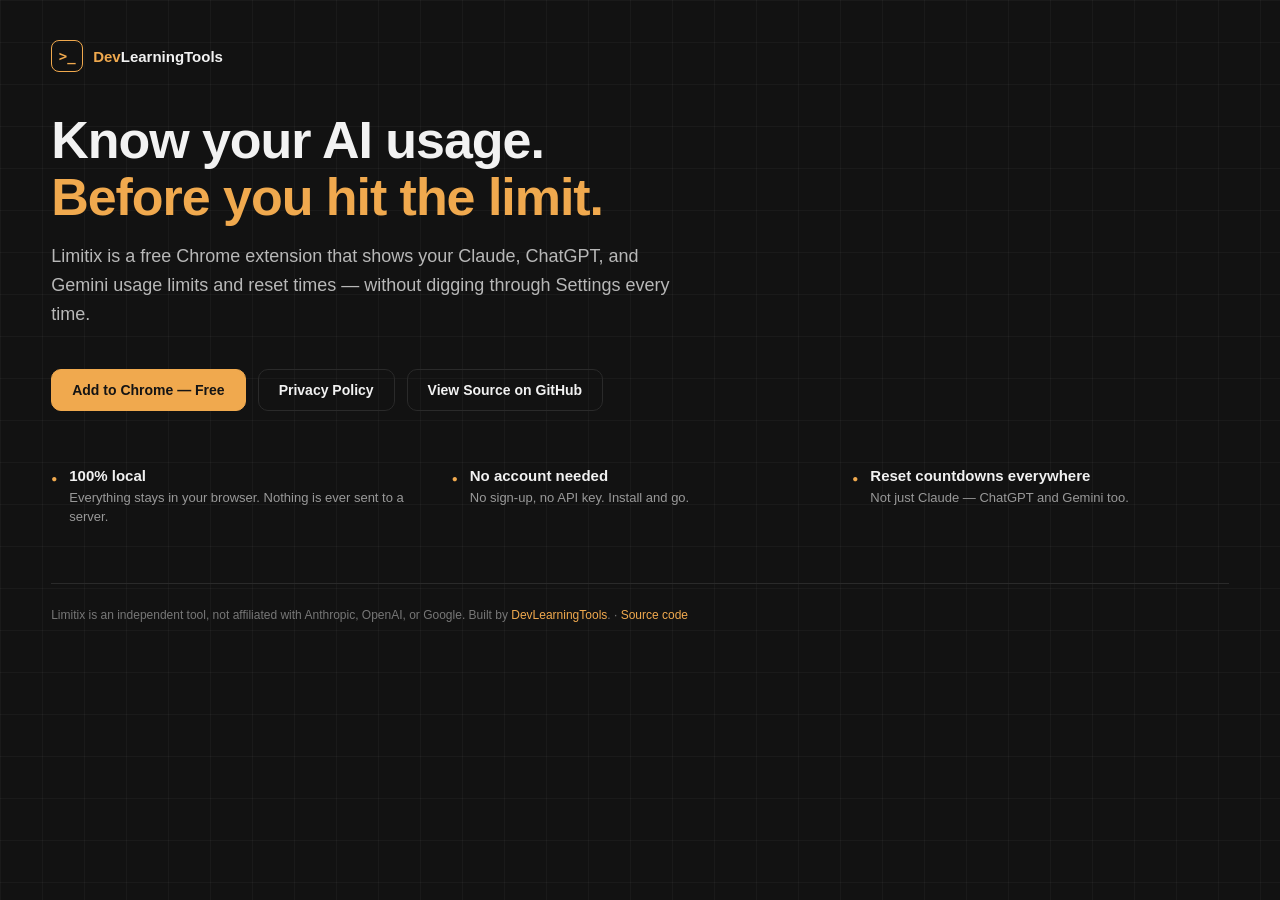
<file: web/index.html>
<!doctype html>
<html lang="en">
  <head>
    <meta charset="utf-8" />
    <meta name="viewport" content="width=device-width, initial-scale=1" />
    <link rel="icon" type="image/png" sizes="32x32" href="/favicon.png" />
    <link rel="icon" type="image/png" sizes="128x128" href="/favicon-128.png" />
    <title>Limitix — AI Usage Tracker for Claude, ChatGPT &amp; Gemini</title>
    <meta
      name="description"
      content="See your Claude, ChatGPT, and Gemini usage limits and reset times without digging through Settings. Free Chrome extension, 100% local, no account needed."
    />
    <link rel="canonical" href="https://limitix.devlearningtools.com/" />

    <meta property="og:type" content="website" />
    <meta property="og:url" content="https://limitix.devlearningtools.com/" />
    <meta property="og:title" content="Limitix — AI Usage Tracker for Claude, ChatGPT & Gemini" />
    <meta
      property="og:description"
      content="See your Claude, ChatGPT, and Gemini usage limits and reset times without digging through Settings. Free Chrome extension, 100% local, no account needed."
    />
    <meta property="og:image" content="https://limitix.devlearningtools.com/og-image.png" />
    <meta property="og:site_name" content="Limitix" />

    <meta name="twitter:card" content="summary_large_image" />
    <meta name="twitter:title" content="Limitix — AI Usage Tracker for Claude, ChatGPT & Gemini" />
    <meta
      name="twitter:description"
      content="See your Claude, ChatGPT, and Gemini usage limits and reset times without digging through Settings. Free Chrome extension, 100% local, no account needed."
    />
    <meta name="twitter:image" content="https://limitix.devlearningtools.com/og-image.png" />

    <script type="application/ld+json">
      {
        "@context": "https://schema.org",
        "@type": "SoftwareApplication",
        "name": "Limitix",
        "applicationCategory": "BrowserApplication",
        "operatingSystem": "Chrome",
        "description": "See your Claude, ChatGPT, and Gemini usage limits and reset times without digging through Settings. Free Chrome extension, 100% local, no account needed.",
        "url": "https://limitix.devlearningtools.com/",
        "offers": {
          "@type": "Offer",
          "price": "0",
          "priceCurrency": "USD"
        },
        "author": {
          "@type": "Organization",
          "name": "DevLearningTools",
          "url": "https://devlearningtools.com"
        }
      }
    </script>

    <link rel="stylesheet" href="styles.css" />
  </head>
  <body>
    <div class="bg-grid"></div>

    <main class="wrap">
      <div class="logo-row">
        <span class="logo-mark">&gt;_</span>
        <span class="logo-word"><span class="accent">Dev</span>LearningTools</span>
      </div>

      <h1>Know your AI usage.<br /><span class="accent">Before you hit the limit.</span></h1>
      <p class="lede">
        Limitix is a free Chrome extension that shows your Claude, ChatGPT,
        and Gemini usage limits and reset times — without digging through
        Settings every time.
      </p>

      <div class="goodbye-actions" style="margin: 32px 0 56px;">
        <a class="goodbye-btn primary" href="https://chromewebstore.google.com/detail/fcmhoecdjngdmohcoknbljnkcoldjggh" target="_blank" rel="noopener" id="installLink">Add to Chrome — Free</a>
        <a class="goodbye-btn" href="/privacy">Privacy Policy</a>
        <a class="goodbye-btn" href="https://github.com/devlearningtools/limitix" target="_blank" rel="noopener">View Source on GitHub</a>
      </div>

      <section class="features">
        <div class="feature">
          <span class="feature-icon">&#9679;</span>
          <div>
            <h3>100% local</h3>
            <p>Everything stays in your browser. Nothing is ever sent to a server.</p>
          </div>
        </div>
        <div class="feature">
          <span class="feature-icon">&#9679;</span>
          <div>
            <h3>No account needed</h3>
            <p>No sign-up, no API key. Install and go.</p>
          </div>
        </div>
        <div class="feature">
          <span class="feature-icon">&#9679;</span>
          <div>
            <h3>Reset countdowns everywhere</h3>
            <p>Not just Claude — ChatGPT and Gemini too.</p>
          </div>
        </div>
      </section>

      <footer>
        Limitix is an independent tool, not affiliated with Anthropic, OpenAI,
        or Google. Built by
        <a href="https://devlearningtools.com" target="_blank" rel="noopener">DevLearningTools</a>.
        &middot;
        <a href="https://github.com/devlearningtools/limitix" target="_blank" rel="noopener">Source code</a>
      </footer>
    </main>

    <style>
      .goodbye-actions {
        display: flex;
        flex-wrap: wrap;
        gap: 12px;
      }
      .goodbye-btn {
        display: inline-block;
        padding: 12px 20px;
        border-radius: 10px;
        border: 1px solid #2a2a2a;
        color: #f2f2f2;
        text-decoration: none;
        font-size: 14px;
        font-weight: 600;
      }
      .goodbye-btn:hover {
        border-color: #f0a94e;
        color: #f0a94e;
      }
      .goodbye-btn.primary {
        background: #f0a94e;
        border-color: #f0a94e;
        color: #141414;
      }
      .goodbye-btn.primary:hover {
        color: #141414;
        opacity: 0.9;
      }
    </style>

  </body>
</html>
</file>
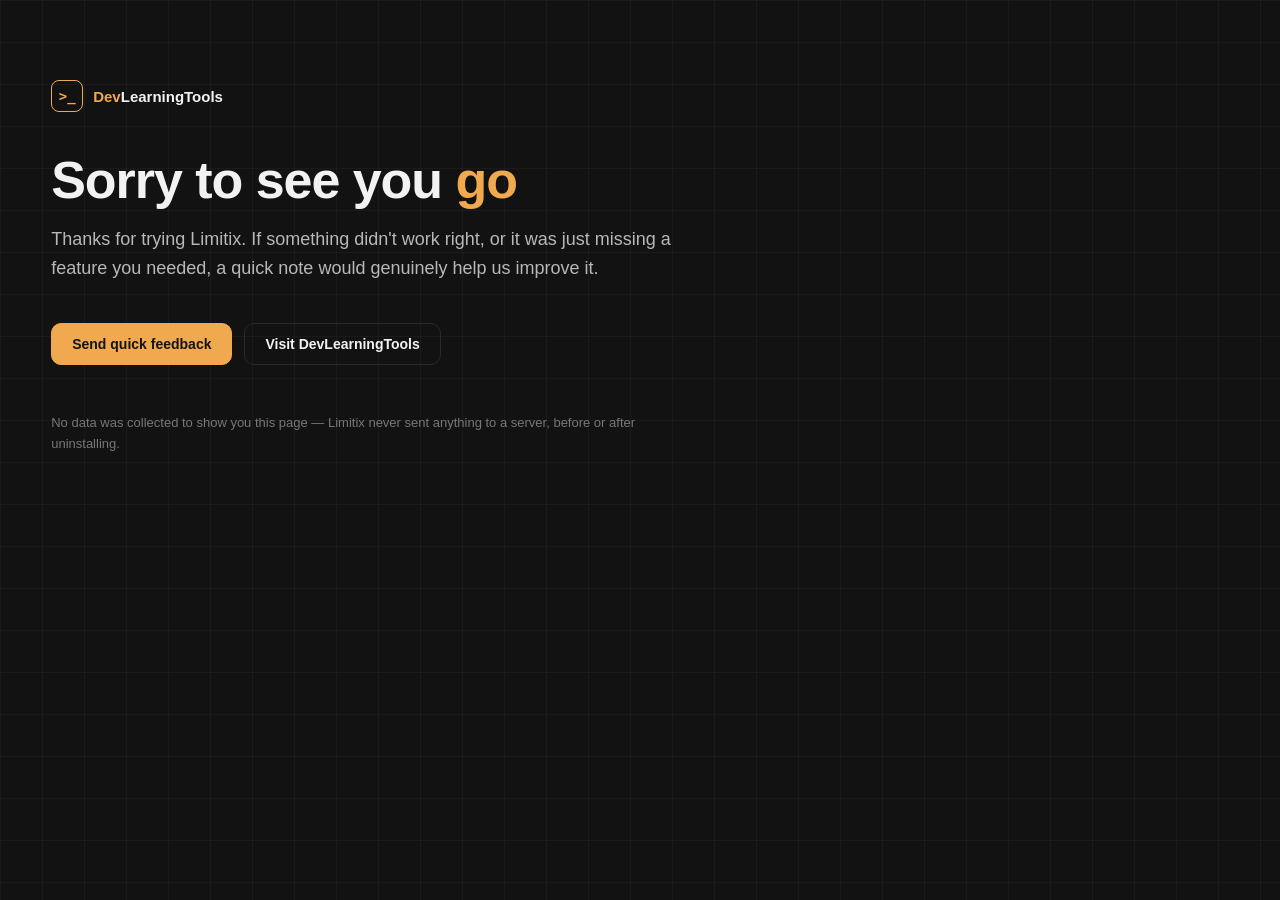
<file: web/goodbye/index.html>
<!doctype html>
<html lang="en">
  <head>
    <meta charset="utf-8" />
    <meta name="viewport" content="width=device-width, initial-scale=1" />
    <link rel="icon" type="image/png" sizes="32x32" href="/favicon.png" />
    <link rel="icon" type="image/png" sizes="128x128" href="/favicon-128.png" />
    <title>Sorry to see you go — Limitix</title>
    <link rel="stylesheet" href="../styles.css" />
    <style>
      .goodbye-wrap {
        padding-top: 80px;
      }
      .goodbye-actions {
        display: flex;
        flex-wrap: wrap;
        gap: 12px;
        margin: 32px 0 48px;
      }
      .goodbye-btn {
        display: inline-block;
        padding: 12px 20px;
        border-radius: 10px;
        border: 1px solid #2a2a2a;
        color: #f2f2f2;
        text-decoration: none;
        font-size: 14px;
        font-weight: 600;
      }
      .goodbye-btn:hover {
        border-color: #f0a94e;
        color: #f0a94e;
      }
      .goodbye-btn.primary {
        background: #f0a94e;
        border-color: #f0a94e;
        color: #141414;
      }
      .goodbye-btn.primary:hover {
        color: #141414;
        opacity: 0.9;
      }
    </style>
  </head>
  <body>
    <div class="bg-grid"></div>
    <main class="wrap goodbye-wrap">
      <div class="logo-row">
        <span class="logo-mark">&gt;_</span>
        <span class="logo-word"><span class="accent">Dev</span>LearningTools</span>
      </div>

      <h1>Sorry to see you <span class="accent">go</span></h1>
      <p class="lede">
        Thanks for trying Limitix. If something didn't work right, or it was
        just missing a feature you needed, a quick note would genuinely help
        us improve it.
      </p>

      <div class="goodbye-actions">
        <a
          class="goodbye-btn primary"
          href="mailto:contactus@devlearningtools.com?subject=Limitix%20feedback"
        >
          Send quick feedback
        </a>
        <a class="goodbye-btn" href="https://devlearningtools.com" target="_blank" rel="noopener">
          Visit DevLearningTools
        </a>
      </div>

      <p class="lede" style="font-size: 13px; color: #777;">
        No data was collected to show you this page — Limitix never sent
        anything to a server, before or after uninstalling.
      </p>
    </main>
  </body>
</html>
</file>
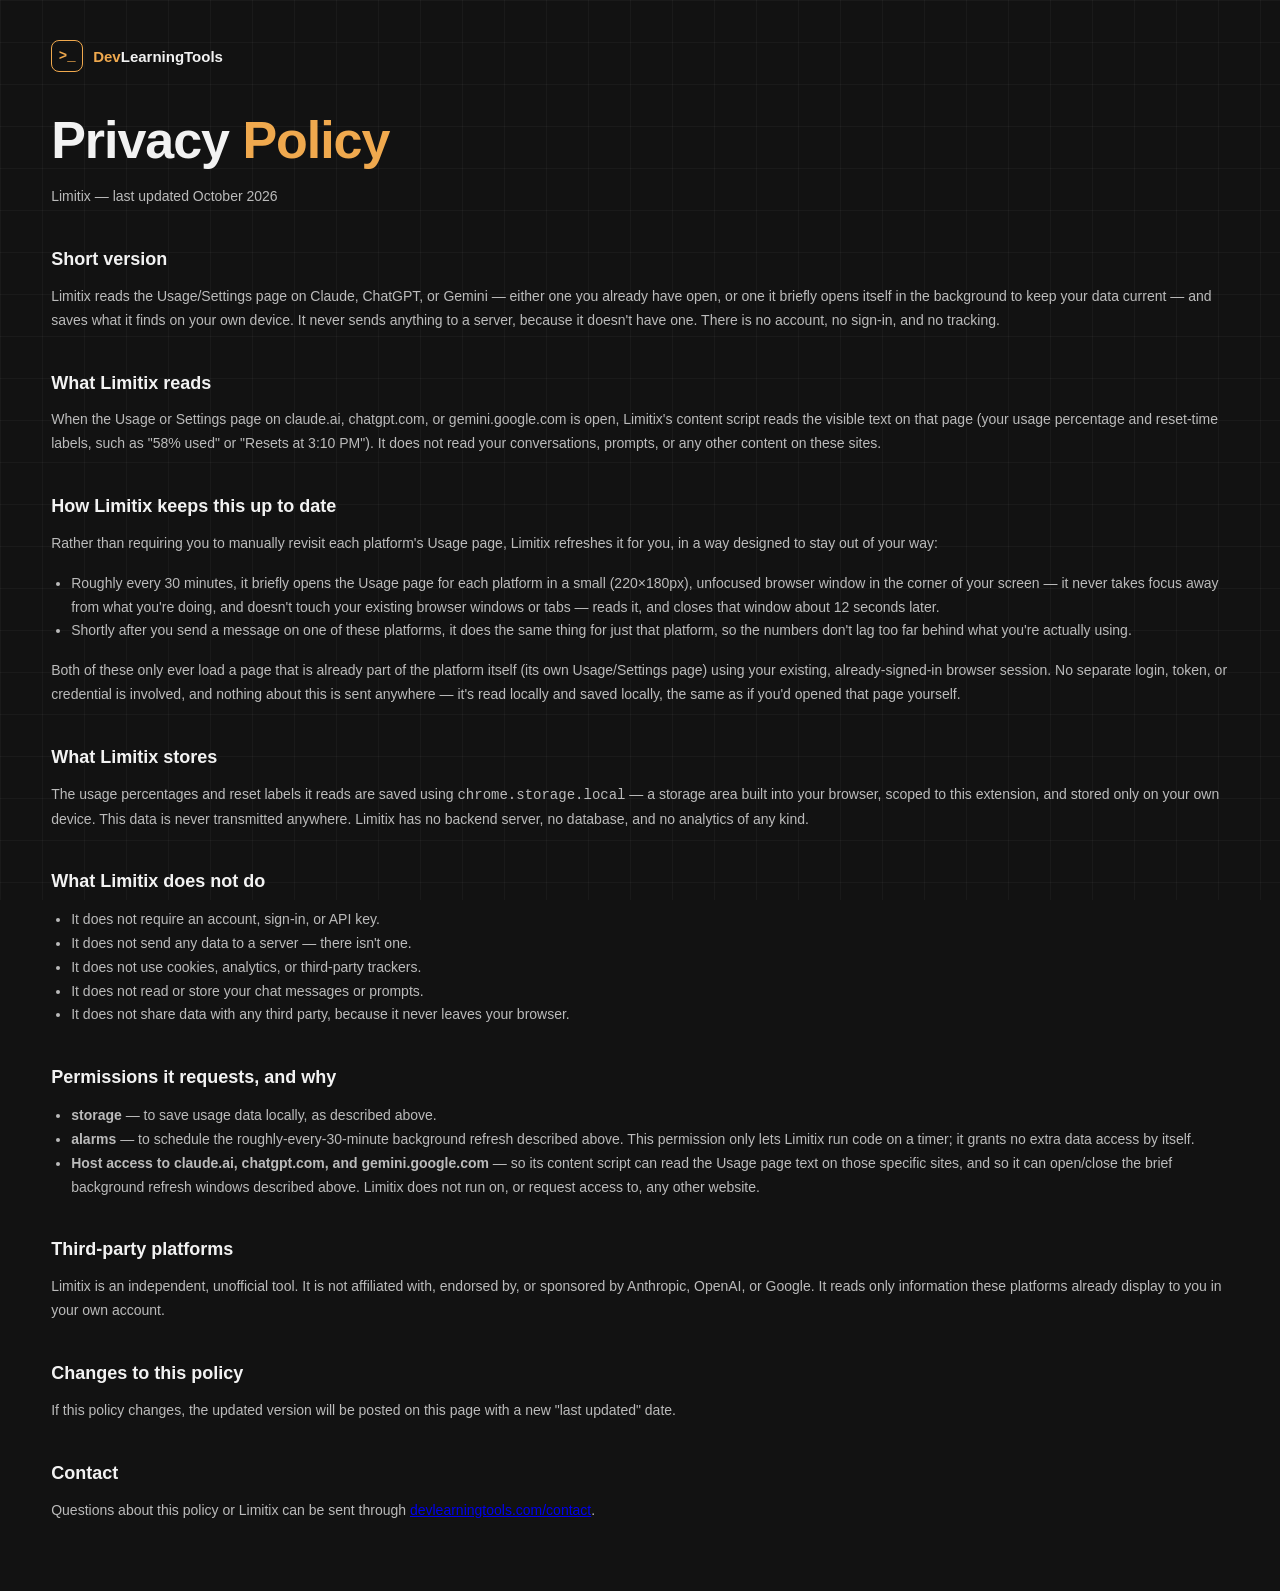
<file: web/privacy/index.html>
<!doctype html>
<html lang="en">
  <head>
    <meta charset="utf-8" />
    <meta name="viewport" content="width=device-width, initial-scale=1" />
    <link rel="icon" type="image/png" sizes="32x32" href="/favicon.png" />
    <link rel="icon" type="image/png" sizes="128x128" href="/favicon-128.png" />
    <title>Limitix — Privacy Policy</title>
    <meta name="description" content="Limitix's privacy policy: 100% local, no account needed, nothing ever sent to a server." />
    <link rel="canonical" href="https://limitix.devlearningtools.com/privacy" />
    <meta property="og:type" content="website" />
    <meta property="og:url" content="https://limitix.devlearningtools.com/privacy" />
    <meta property="og:title" content="Limitix — Privacy Policy" />
    <meta property="og:description" content="Limitix's privacy policy: 100% local, no account needed, nothing ever sent to a server." />
    <meta property="og:image" content="https://limitix.devlearningtools.com/og-image.png" />
    <link rel="stylesheet" href="../styles.css" />
    <style>
      .legal h2 {
        margin-top: 40px;
        font-size: 18px;
      }
      .legal p,
      .legal li {
        color: #bbb;
        line-height: 1.7;
        font-size: 14px;
      }
      .legal ul {
        padding-left: 20px;
      }
      .updated {
        color: #777;
        font-size: 12px;
        margin-bottom: 40px;
      }
    </style>
  </head>
  <body>
    <div class="bg-grid"></div>
    <main class="wrap legal">
      <div class="logo-row">
        <span class="logo-mark">&gt;_</span>
        <span class="logo-word"><span class="accent">Dev</span>LearningTools</span>
      </div>

      <h1>Privacy <span class="accent">Policy</span></h1>
      <p class="updated">Limitix — last updated October 2026</p>

      <h2>Short version</h2>
      <p>
        Limitix reads the Usage/Settings page on Claude, ChatGPT, or
        Gemini — either one you already have open, or one it briefly opens
        itself in the background to keep your data current — and saves
        what it finds on your own device. It never sends anything to a
        server, because it doesn't have one. There is no account, no
        sign-in, and no tracking.
      </p>

      <h2>What Limitix reads</h2>
      <p>
        When the Usage or Settings page on claude.ai, chatgpt.com, or
        gemini.google.com is open, Limitix's content script reads the
        visible text on that page (your usage percentage and reset-time
        labels, such as "58% used" or "Resets at 3:10 PM"). It does not
        read your conversations, prompts, or any other content on these
        sites.
      </p>

      <h2>How Limitix keeps this up to date</h2>
      <p>
        Rather than requiring you to manually revisit each platform's Usage
        page, Limitix refreshes it for you, in a way designed to stay out of
        your way:
      </p>
      <ul>
        <li>
          Roughly every 30 minutes, it briefly opens the Usage page for
          each platform in a small (220×180px), unfocused browser window in
          the corner of your screen — it never takes focus away from what
          you're doing, and doesn't touch your existing browser windows or
          tabs — reads it, and closes that window about 12 seconds later.
        </li>
        <li>
          Shortly after you send a message on one of these platforms, it
          does the same thing for just that platform, so the numbers don't
          lag too far behind what you're actually using.
        </li>
      </ul>
      <p>
        Both of these only ever load a page that is already part of the
        platform itself (its own Usage/Settings page) using your existing,
        already-signed-in browser session. No separate login, token, or
        credential is involved, and nothing about this is sent anywhere —
        it's read locally and saved locally, the same as if you'd opened
        that page yourself.
      </p>

      <h2>What Limitix stores</h2>
      <p>
        The usage percentages and reset labels it reads are saved using
        <code>chrome.storage.local</code> — a storage area built into your
        browser, scoped to this extension, and stored only on your own
        device. This data is never transmitted anywhere. Limitix has no
        backend server, no database, and no analytics of any kind.
      </p>

      <h2>What Limitix does not do</h2>
      <ul>
        <li>It does not require an account, sign-in, or API key.</li>
        <li>It does not send any data to a server — there isn't one.</li>
        <li>It does not use cookies, analytics, or third-party trackers.</li>
        <li>It does not read or store your chat messages or prompts.</li>
        <li>It does not share data with any third party, because it never leaves your browser.</li>
      </ul>

      <h2>Permissions it requests, and why</h2>
      <ul>
        <li><strong>storage</strong> — to save usage data locally, as described above.</li>
        <li>
          <strong>alarms</strong> — to schedule the roughly-every-30-minute
          background refresh described above. This permission only lets
          Limitix run code on a timer; it grants no extra data access by
          itself.
        </li>
        <li>
          <strong>Host access to claude.ai, chatgpt.com, and gemini.google.com</strong>
          — so its content script can read the Usage page text on those
          specific sites, and so it can open/close the brief background
          refresh windows described above. Limitix does not run on, or
          request access to, any other website.
        </li>
      </ul>

      <h2>Third-party platforms</h2>
      <p>
        Limitix is an independent, unofficial tool. It is not affiliated
        with, endorsed by, or sponsored by Anthropic, OpenAI, or Google. It
        reads only information these platforms already display to you in
        your own account.
      </p>

      <h2>Changes to this policy</h2>
      <p>
        If this policy changes, the updated version will be posted on this
        page with a new "last updated" date.
      </p>

      <h2>Contact</h2>
      <p>
        Questions about this policy or Limitix can be sent through
        <a href="https://devlearningtools.com/contact" target="_blank" rel="noopener">devlearningtools.com/contact</a>.
      </p>
    </main>
  </body>
</html>
</file>
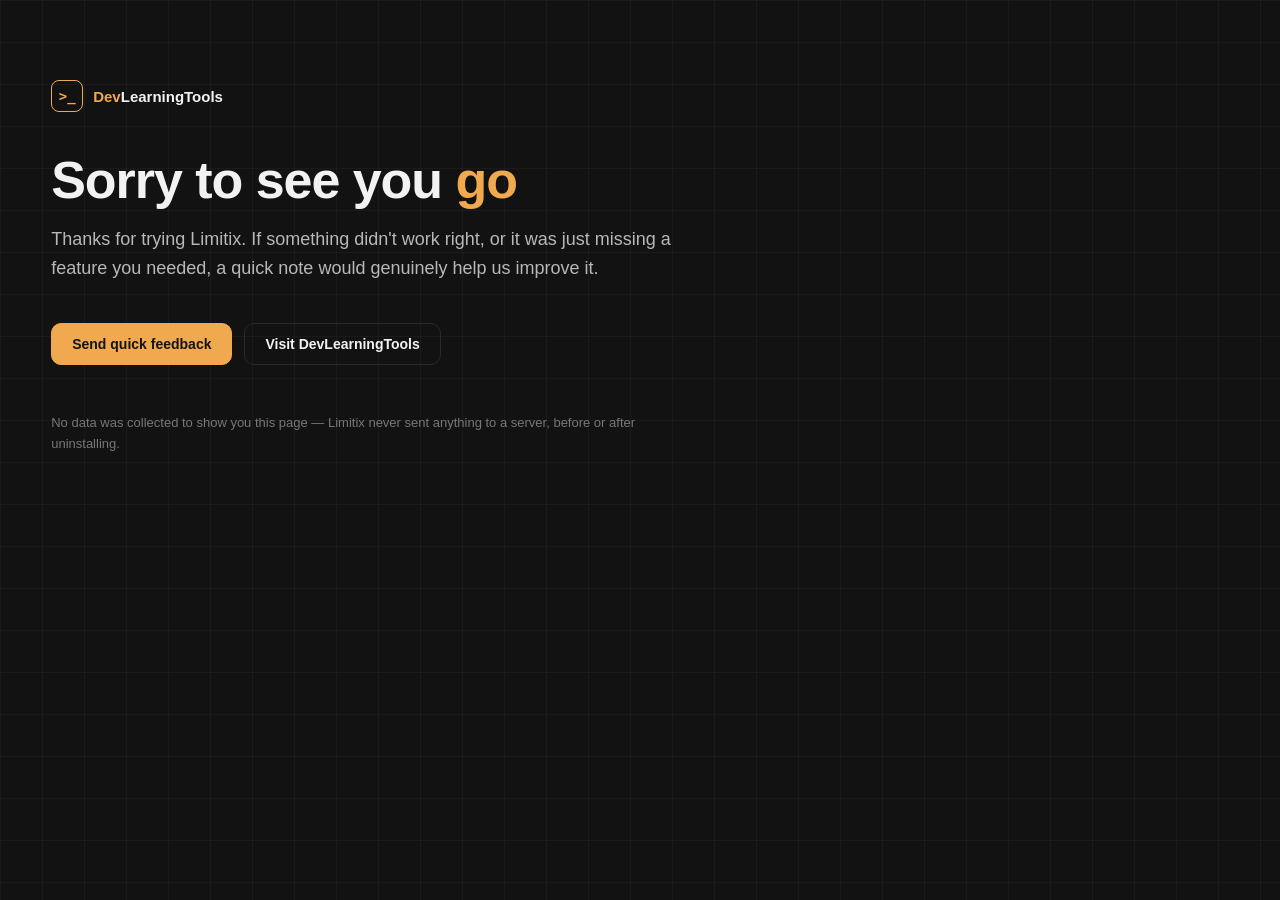
<file: goodbye/goodbye.html>
<!doctype html>
<html lang="en">
  <head>
    <meta charset="utf-8" />
    <meta name="viewport" content="width=device-width, initial-scale=1" />
    <title>Sorry to see you go — Limitix</title>
    <link rel="stylesheet" href="../onboarding/welcome.css" />
    <style>
      .goodbye-wrap {
        padding-top: 80px;
      }
      .goodbye-actions {
        display: flex;
        flex-wrap: wrap;
        gap: 12px;
        margin: 32px 0 48px;
      }
      .goodbye-btn {
        display: inline-block;
        padding: 12px 20px;
        border-radius: 10px;
        border: 1px solid #2a2a2a;
        color: #f2f2f2;
        text-decoration: none;
        font-size: 14px;
        font-weight: 600;
      }
      .goodbye-btn:hover {
        border-color: #f0a94e;
        color: #f0a94e;
      }
      .goodbye-btn.primary {
        background: #f0a94e;
        border-color: #f0a94e;
        color: #141414;
      }
      .goodbye-btn.primary:hover {
        color: #141414;
        opacity: 0.9;
      }
    </style>
  </head>
  <body>
    <div class="bg-grid"></div>
    <main class="wrap goodbye-wrap">
      <div class="logo-row">
        <span class="logo-mark">&gt;_</span>
        <span class="logo-word"><span class="accent">Dev</span>LearningTools</span>
      </div>

      <h1>Sorry to see you <span class="accent">go</span></h1>
      <p class="lede">
        Thanks for trying Limitix. If something didn't work right, or it was
        just missing a feature you needed, a quick note would genuinely help
        us improve it.
      </p>

      <div class="goodbye-actions">
        <a
          class="goodbye-btn primary"
          href="mailto:contactus@devlearningtools.com?subject=Limitix%20feedback"
        >
          Send quick feedback
        </a>
        <a class="goodbye-btn" href="https://devlearningtools.com" target="_blank" rel="noopener">
          Visit DevLearningTools
        </a>
      </div>

      <p class="lede" style="font-size: 13px; color: #777;">
        No data was collected to show you this page — Limitix never sent
        anything to a server, before or after uninstalling.
      </p>
    </main>
  </body>
</html>
</file>
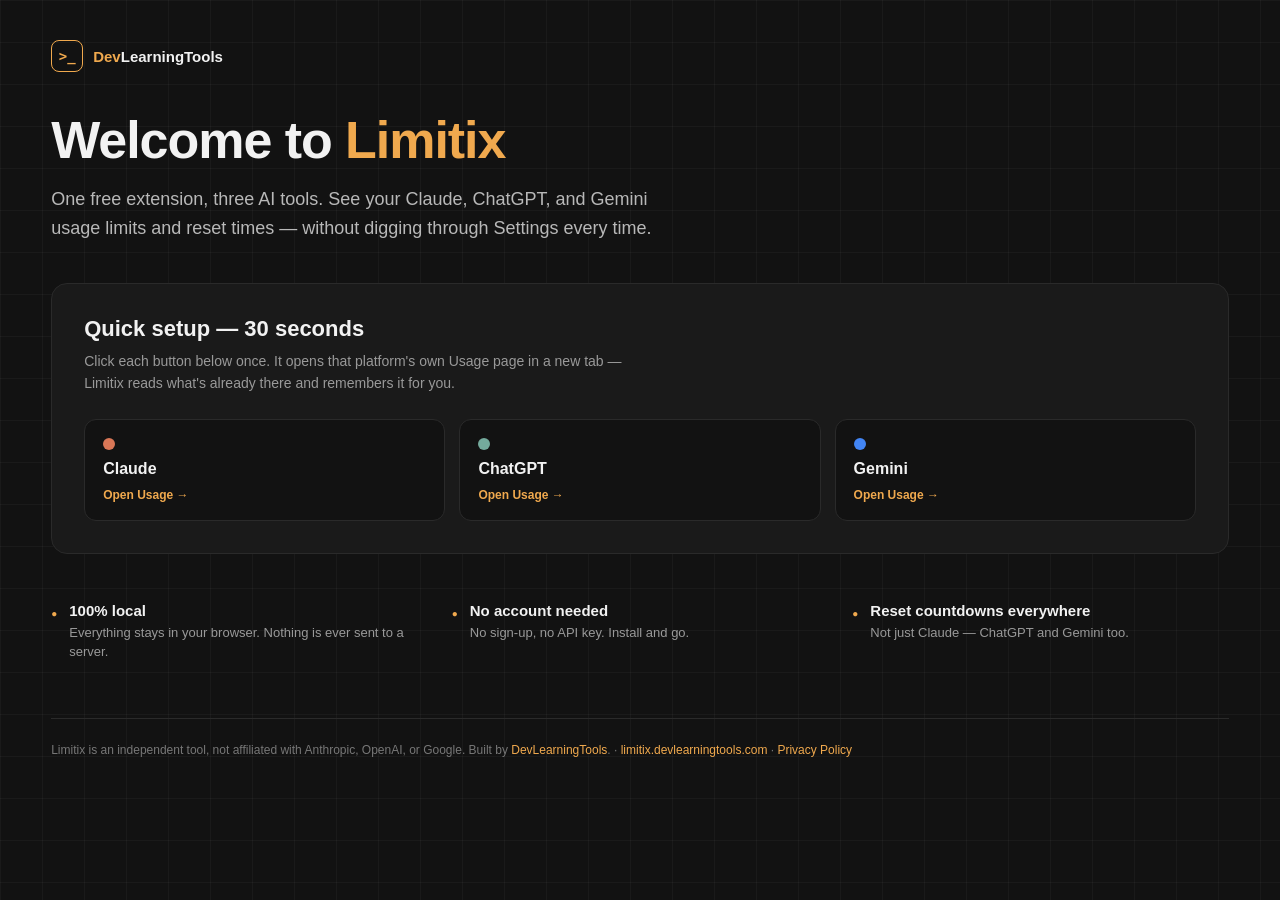
<file: onboarding/welcome.html>
<!doctype html>
<html lang="en">
  <head>
    <meta charset="utf-8" />
    <meta name="viewport" content="width=device-width, initial-scale=1" />
    <title>Welcome to Limitix</title>
    <link rel="stylesheet" href="welcome.css" />
  </head>
  <body>
    <div class="bg-grid"></div>

    <main class="wrap">
      <div class="logo-row">
        <span class="logo-mark">&gt;_</span>
        <span class="logo-word"><span class="accent">Dev</span>LearningTools</span>
      </div>

      <h1>Welcome to <span class="accent">Limitix</span></h1>
      <p class="lede">
        One free extension, three AI tools. See your Claude, ChatGPT, and
        Gemini usage limits and reset times — without digging through
        Settings every time.
      </p>

      <section class="setup-card">
        <h2>Quick setup — 30 seconds</h2>
        <p class="setup-sub">
          Click each button below once. It opens that platform's own Usage
          page in a new tab — Limitix reads what's already there and
          remembers it for you.
        </p>

        <div class="platform-grid">
          <button class="platform-btn" data-platform="claude" data-url="https://claude.ai/new#settings/usage">
            <span class="platform-dot claude"></span>
            <span class="platform-name">Claude</span>
            <span class="platform-action">Open Usage &rarr;</span>
          </button>

          <button class="platform-btn" data-platform="chatgpt" data-url="https://chatgpt.com/settings/usage?tab=overview">
            <span class="platform-dot chatgpt"></span>
            <span class="platform-name">ChatGPT</span>
            <span class="platform-action">Open Usage &rarr;</span>
          </button>

          <button class="platform-btn" data-platform="gemini" data-url="https://gemini.google.com/usage">
            <span class="platform-dot gemini"></span>
            <span class="platform-name">Gemini</span>
            <span class="platform-action">Open Usage &rarr;</span>
          </button>
        </div>
      </section>

      <section class="features">
        <div class="feature">
          <span class="feature-icon">&#9679;</span>
          <div>
            <h3>100% local</h3>
            <p>Everything stays in your browser. Nothing is ever sent to a server.</p>
          </div>
        </div>
        <div class="feature">
          <span class="feature-icon">&#9679;</span>
          <div>
            <h3>No account needed</h3>
            <p>No sign-up, no API key. Install and go.</p>
          </div>
        </div>
        <div class="feature">
          <span class="feature-icon">&#9679;</span>
          <div>
            <h3>Reset countdowns everywhere</h3>
            <p>Not just Claude — ChatGPT and Gemini too.</p>
          </div>
        </div>
      </section>

      <footer>
        Limitix is an independent tool, not affiliated with Anthropic, OpenAI,
        or Google. Built by
        <a href="https://devlearningtools.com" target="_blank" rel="noopener">DevLearningTools</a>.
        &middot;
        <a href="https://limitix.devlearningtools.com" target="_blank" rel="noopener">limitix.devlearningtools.com</a>
        &middot;
        <a href="https://limitix.devlearningtools.com/privacy" target="_blank" rel="noopener">Privacy Policy</a>
      </footer>
    </main>

    <script src="../shared/storage.js"></script>
    <script src="welcome.js"></script>
  </body>
</html>
</file>
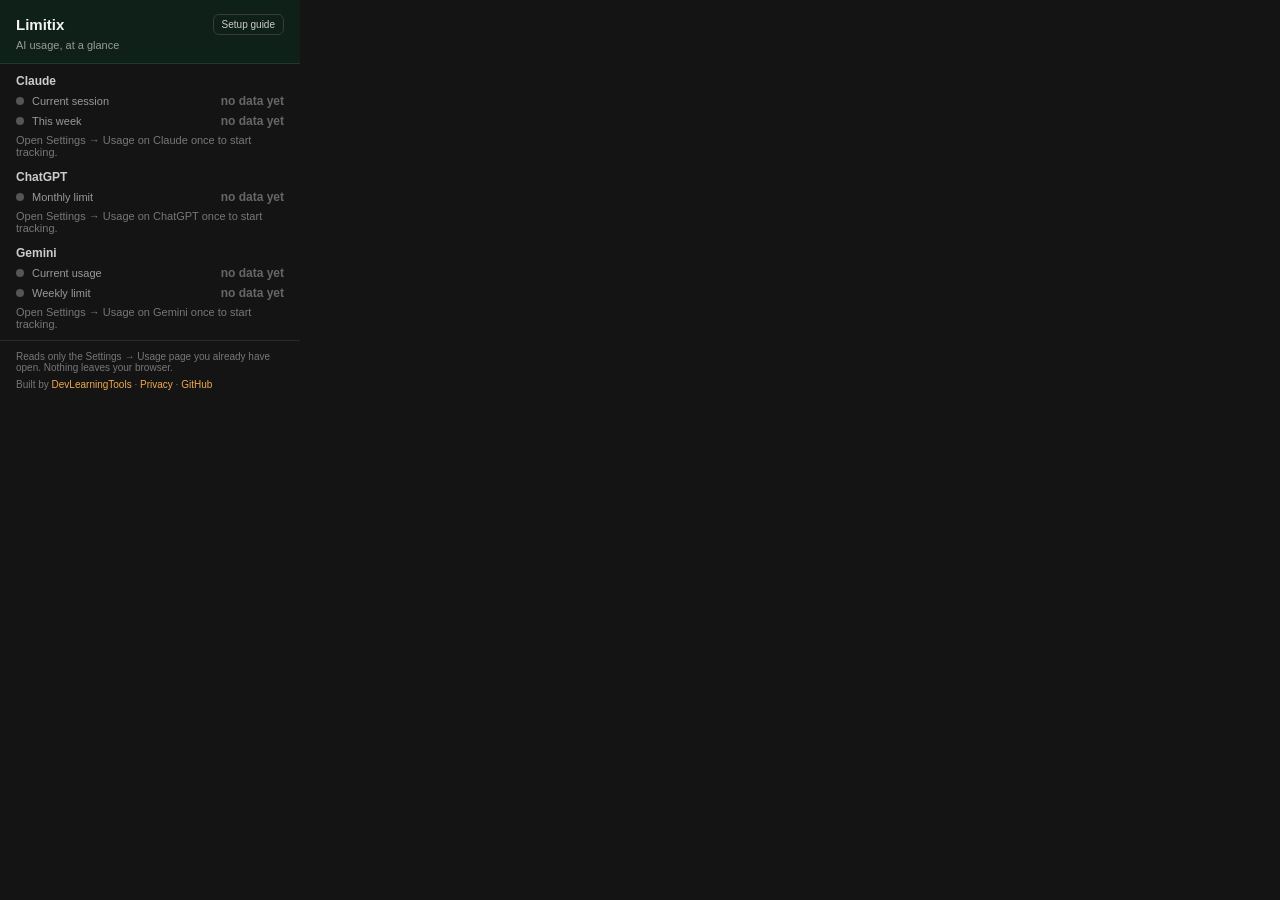
<file: popup/popup.html>
<!doctype html>
<html>
  <head>
    <meta charset="utf-8" />
    <title>Limitix</title>
    <link rel="stylesheet" href="popup.css" />
  </head>
  <body>
    <header>
      <div class="header-top">
        <a href="https://limitix.devlearningtools.com" target="_blank" rel="noopener" class="title-link">
          <span class="title">Limitix</span>
        </a>
        <button id="guideBtn" class="guide-btn" type="button">Setup guide</button>
      </div>
      <span class="subtitle">AI usage, at a glance</span>
    </header>

    <main id="platforms"></main>

    <footer>
      <p>
        Reads only the Settings &rarr; Usage page you already have open.
        Nothing leaves your browser.
      </p>
      <p class="built-by">
        Built by
        <a href="https://devlearningtools.com" target="_blank" rel="noopener">DevLearningTools</a>
        &middot;
        <a href="#" id="privacyLink">Privacy</a>
        &middot;
        <a href="https://github.com/devlearningtools/limitix" target="_blank" rel="noopener">GitHub</a>
      </p>
    </footer>

    <script src="../shared/storage.js"></script>
    <script src="popup.js"></script>
  </body>
</html>
</file>
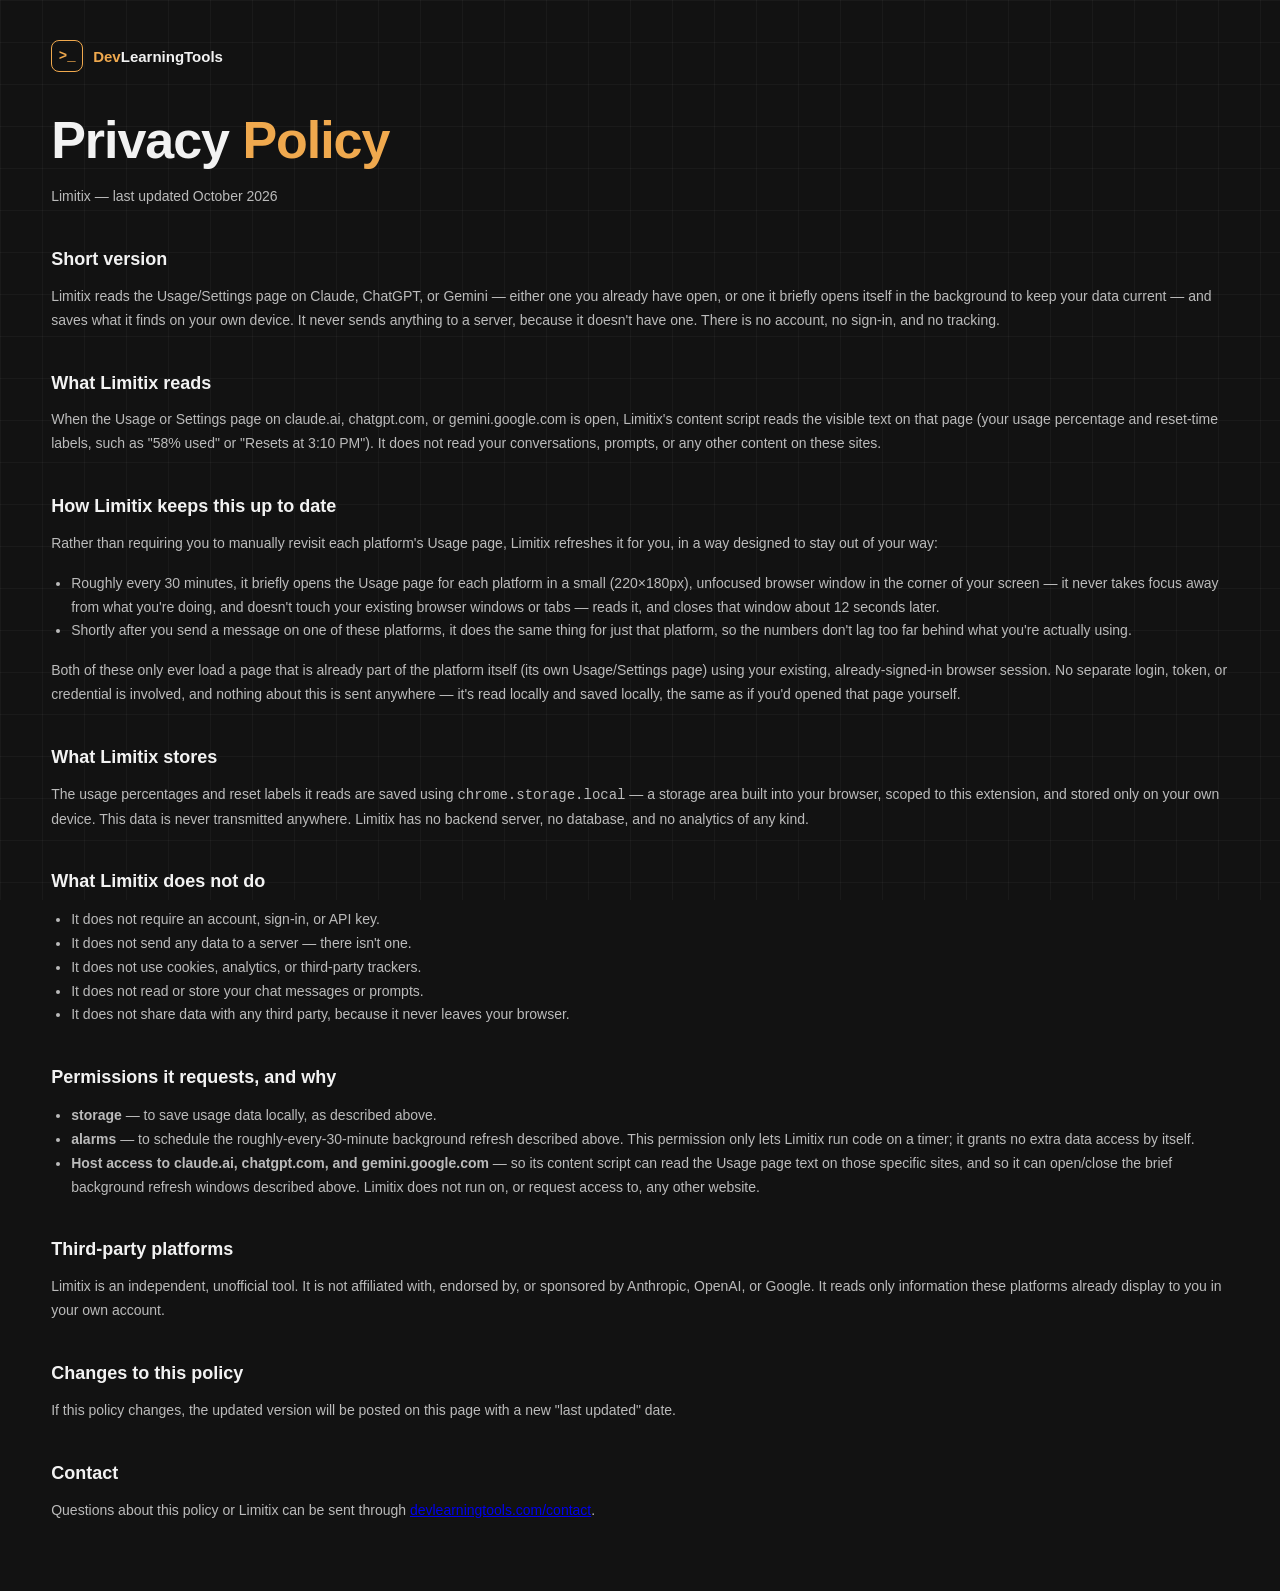
<file: privacy/privacy.html>
<!doctype html>
<html lang="en">
  <head>
    <meta charset="utf-8" />
    <meta name="viewport" content="width=device-width, initial-scale=1" />
    <title>Limitix — Privacy Policy</title>
    <link rel="stylesheet" href="../onboarding/welcome.css" />
    <style>
      .legal h2 {
        margin-top: 40px;
        font-size: 18px;
      }
      .legal p,
      .legal li {
        color: #bbb;
        line-height: 1.7;
        font-size: 14px;
      }
      .legal ul {
        padding-left: 20px;
      }
      .updated {
        color: #777;
        font-size: 12px;
        margin-bottom: 40px;
      }
    </style>
  </head>
  <body>
    <div class="bg-grid"></div>
    <main class="wrap legal">
      <div class="logo-row">
        <span class="logo-mark">&gt;_</span>
        <span class="logo-word"><span class="accent">Dev</span>LearningTools</span>
      </div>

      <h1>Privacy <span class="accent">Policy</span></h1>
      <p class="updated">Limitix — last updated October 2026</p>

      <h2>Short version</h2>
      <p>
        Limitix reads the Usage/Settings page on Claude, ChatGPT, or
        Gemini — either one you already have open, or one it briefly opens
        itself in the background to keep your data current — and saves
        what it finds on your own device. It never sends anything to a
        server, because it doesn't have one. There is no account, no
        sign-in, and no tracking.
      </p>

      <h2>What Limitix reads</h2>
      <p>
        When the Usage or Settings page on claude.ai, chatgpt.com, or
        gemini.google.com is open, Limitix's content script reads the
        visible text on that page (your usage percentage and reset-time
        labels, such as "58% used" or "Resets at 3:10 PM"). It does not
        read your conversations, prompts, or any other content on these
        sites.
      </p>

      <h2>How Limitix keeps this up to date</h2>
      <p>
        Rather than requiring you to manually revisit each platform's Usage
        page, Limitix refreshes it for you, in a way designed to stay out of
        your way:
      </p>
      <ul>
        <li>
          Roughly every 30 minutes, it briefly opens the Usage page for
          each platform in a small (220×180px), unfocused browser window in
          the corner of your screen — it never takes focus away from what
          you're doing, and doesn't touch your existing browser windows or
          tabs — reads it, and closes that window about 12 seconds later.
        </li>
        <li>
          Shortly after you send a message on one of these platforms, it
          does the same thing for just that platform, so the numbers don't
          lag too far behind what you're actually using.
        </li>
      </ul>
      <p>
        Both of these only ever load a page that is already part of the
        platform itself (its own Usage/Settings page) using your existing,
        already-signed-in browser session. No separate login, token, or
        credential is involved, and nothing about this is sent anywhere —
        it's read locally and saved locally, the same as if you'd opened
        that page yourself.
      </p>

      <h2>What Limitix stores</h2>
      <p>
        The usage percentages and reset labels it reads are saved using
        <code>chrome.storage.local</code> — a storage area built into your
        browser, scoped to this extension, and stored only on your own
        device. This data is never transmitted anywhere. Limitix has no
        backend server, no database, and no analytics of any kind.
      </p>

      <h2>What Limitix does not do</h2>
      <ul>
        <li>It does not require an account, sign-in, or API key.</li>
        <li>It does not send any data to a server — there isn't one.</li>
        <li>It does not use cookies, analytics, or third-party trackers.</li>
        <li>It does not read or store your chat messages or prompts.</li>
        <li>It does not share data with any third party, because it never leaves your browser.</li>
      </ul>

      <h2>Permissions it requests, and why</h2>
      <ul>
        <li><strong>storage</strong> — to save usage data locally, as described above.</li>
        <li>
          <strong>alarms</strong> — to schedule the roughly-every-30-minute
          background refresh described above. This permission only lets
          Limitix run code on a timer; it grants no extra data access by
          itself.
        </li>
        <li>
          <strong>Host access to claude.ai, chatgpt.com, and gemini.google.com</strong>
          — so its content script can read the Usage page text on those
          specific sites, and so it can open/close the brief background
          refresh windows described above. Limitix does not run on, or
          request access to, any other website.
        </li>
      </ul>

      <h2>Third-party platforms</h2>
      <p>
        Limitix is an independent, unofficial tool. It is not affiliated
        with, endorsed by, or sponsored by Anthropic, OpenAI, or Google. It
        reads only information these platforms already display to you in
        your own account.
      </p>

      <h2>Changes to this policy</h2>
      <p>
        If this policy changes, the updated version will be posted on this
        page with a new "last updated" date.
      </p>

      <h2>Contact</h2>
      <p>
        Questions about this policy or Limitix can be sent through
        <a href="https://devlearningtools.com/contact" target="_blank" rel="noopener">devlearningtools.com/contact</a>.
      </p>
    </main>
  </body>
</html>
</file>
<file: web/styles.css>
:root {
  --ink: #121212;
  --ink-soft: #1a1a1a;
  --line: #2a2a2a;
  --paper: #f2f2f2;
  --mint: #9fb3ac;
  --amber: #f0a94e;
  --amber-bright: #ffc879;
  --claude-color: #d97757;
  --chatgpt-color: #74aa9c;
  --gemini-color: #4285f4;
}

* {
  box-sizing: border-box;
}

html,
body {
  margin: 0;
  padding: 0;
  width: 100%;
  min-height: 100vh;
  background: var(--ink);
  color: var(--paper);
  font-family: -apple-system, BlinkMacSystemFont, "Segoe UI", Roboto, sans-serif;
}

.bg-grid {
  position: fixed;
  inset: 0;
  background-image: linear-gradient(rgba(255, 255, 255, 0.035) 1px, transparent 1px),
    linear-gradient(90deg, rgba(255, 255, 255, 0.035) 1px, transparent 1px);
  background-size: 42px 42px;
  pointer-events: none;
  z-index: 0;
}

.wrap {
  position: relative;
  z-index: 1;
  width: 100%;
  max-width: 1280px;
  margin: 0 auto;
  padding: 40px clamp(20px, 4vw, 56px) 56px;
}

.logo-row {
  display: flex;
  align-items: center;
  gap: 10px;
  margin-bottom: 40px;
}

.logo-mark {
  display: inline-flex;
  align-items: center;
  justify-content: center;
  width: 32px;
  height: 32px;
  border: 1.5px solid var(--amber);
  border-radius: 8px;
  color: var(--amber);
  font-weight: 700;
  font-size: 14px;
  font-family: "SFMono-Regular", Consolas, Menlo, monospace;
}

.logo-word {
  font-weight: 700;
  font-size: 15px;
}

h1 {
  font-size: clamp(32px, 6vw, 52px);
  line-height: 1.1;
  margin: 0 0 16px;
  font-weight: 800;
  letter-spacing: -0.02em;
}

.accent {
  color: var(--amber);
}

.lede {
  font-size: clamp(15px, 2.2vw, 18px);
  color: #b8b8b8;
  max-width: 620px;
  line-height: 1.6;
  margin: 0 0 40px;
}

.setup-card {
  width: 100%;
  background: var(--ink-soft);
  border: 1px solid var(--line);
  border-radius: 16px;
  padding: clamp(20px, 4vw, 32px);
  margin-bottom: 48px;
}

.setup-card h2 {
  margin: 0 0 8px;
  font-size: clamp(18px, 2.5vw, 22px);
}

.setup-sub {
  margin: 0 0 24px;
  color: #999;
  font-size: 14px;
  line-height: 1.6;
  max-width: 560px;
}

.platform-grid {
  display: grid;
  grid-template-columns: repeat(3, 1fr);
  gap: 14px;
}

@media (max-width: 680px) {
  .platform-grid {
    grid-template-columns: 1fr;
  }
}

.platform-btn {
  display: flex;
  flex-direction: column;
  align-items: flex-start;
  gap: 10px;
  padding: 18px;
  background: var(--ink);
  border: 1px solid var(--line);
  border-radius: 12px;
  color: var(--paper);
  cursor: pointer;
  text-align: left;
  font-family: inherit;
  transition: border-color 0.15s ease, transform 0.15s ease;
}

.platform-btn:hover {
  border-color: var(--amber);
  transform: translateY(-2px);
}

.platform-btn:active {
  transform: translateY(0);
}

.platform-dot {
  width: 12px;
  height: 12px;
  border-radius: 50%;
}

.platform-dot.claude {
  background: var(--claude-color);
}

.platform-dot.chatgpt {
  background: var(--chatgpt-color);
}

.platform-dot.gemini {
  background: var(--gemini-color);
}

.platform-name {
  font-weight: 700;
  font-size: 16px;
}

.platform-action {
  font-size: 12px;
  color: var(--amber);
  font-weight: 600;
}

.platform-btn.done {
  border-color: #4caf7d;
  opacity: 0.75;
}

.platform-btn.done .platform-action {
  color: #4caf7d;
}

.features {
  width: 100%;
  display: grid;
  grid-template-columns: repeat(3, 1fr);
  gap: 24px;
  margin-bottom: 56px;
}

@media (max-width: 680px) {
  .features {
    grid-template-columns: 1fr;
  }
}

.feature {
  display: flex;
  gap: 12px;
  align-items: flex-start;
}

.feature-icon {
  color: var(--amber);
  font-size: 10px;
  margin-top: 6px;
  flex-shrink: 0;
}

.feature h3 {
  margin: 0 0 4px;
  font-size: 15px;
}

.feature p {
  margin: 0;
  font-size: 13px;
  color: #999;
  line-height: 1.5;
}

footer {
  font-size: 12px;
  color: #777;
  border-top: 1px solid var(--line);
  padding-top: 24px;
}

footer a {
  color: var(--amber);
  text-decoration: none;
}

footer a:hover {
  text-decoration: underline;
}
</file>
<file: onboarding/welcome.css>
:root {
  --ink: #121212;
  --ink-soft: #1a1a1a;
  --line: #2a2a2a;
  --paper: #f2f2f2;
  --mint: #9fb3ac;
  --amber: #f0a94e;
  --amber-bright: #ffc879;
  --claude-color: #d97757;
  --chatgpt-color: #74aa9c;
  --gemini-color: #4285f4;
}

* {
  box-sizing: border-box;
}

html,
body {
  margin: 0;
  padding: 0;
  width: 100%;
  min-height: 100vh;
  background: var(--ink);
  color: var(--paper);
  font-family: -apple-system, BlinkMacSystemFont, "Segoe UI", Roboto, sans-serif;
}

.bg-grid {
  position: fixed;
  inset: 0;
  background-image: linear-gradient(rgba(255, 255, 255, 0.035) 1px, transparent 1px),
    linear-gradient(90deg, rgba(255, 255, 255, 0.035) 1px, transparent 1px);
  background-size: 42px 42px;
  pointer-events: none;
  z-index: 0;
}

.wrap {
  position: relative;
  z-index: 1;
  width: 100%;
  max-width: 1280px;
  margin: 0 auto;
  padding: 40px clamp(20px, 4vw, 56px) 56px;
}

.logo-row {
  display: flex;
  align-items: center;
  gap: 10px;
  margin-bottom: 40px;
}

.logo-mark {
  display: inline-flex;
  align-items: center;
  justify-content: center;
  width: 32px;
  height: 32px;
  border: 1.5px solid var(--amber);
  border-radius: 8px;
  color: var(--amber);
  font-weight: 700;
  font-size: 14px;
  font-family: "SFMono-Regular", Consolas, Menlo, monospace;
}

.logo-word {
  font-weight: 700;
  font-size: 15px;
}

h1 {
  font-size: clamp(32px, 6vw, 52px);
  line-height: 1.1;
  margin: 0 0 16px;
  font-weight: 800;
  letter-spacing: -0.02em;
}

.accent {
  color: var(--amber);
}

.lede {
  font-size: clamp(15px, 2.2vw, 18px);
  color: #b8b8b8;
  max-width: 620px;
  line-height: 1.6;
  margin: 0 0 40px;
}

.setup-card {
  width: 100%;
  background: var(--ink-soft);
  border: 1px solid var(--line);
  border-radius: 16px;
  padding: clamp(20px, 4vw, 32px);
  margin-bottom: 48px;
}

.setup-card h2 {
  margin: 0 0 8px;
  font-size: clamp(18px, 2.5vw, 22px);
}

.setup-sub {
  margin: 0 0 24px;
  color: #999;
  font-size: 14px;
  line-height: 1.6;
  max-width: 560px;
}

.platform-grid {
  display: grid;
  grid-template-columns: repeat(3, 1fr);
  gap: 14px;
}

@media (max-width: 680px) {
  .platform-grid {
    grid-template-columns: 1fr;
  }
}

.platform-btn {
  display: flex;
  flex-direction: column;
  align-items: flex-start;
  gap: 10px;
  padding: 18px;
  background: var(--ink);
  border: 1px solid var(--line);
  border-radius: 12px;
  color: var(--paper);
  cursor: pointer;
  text-align: left;
  font-family: inherit;
  transition: border-color 0.15s ease, transform 0.15s ease;
}

.platform-btn:hover {
  border-color: var(--amber);
  transform: translateY(-2px);
}

.platform-btn:active {
  transform: translateY(0);
}

.platform-dot {
  width: 12px;
  height: 12px;
  border-radius: 50%;
}

.platform-dot.claude {
  background: var(--claude-color);
}

.platform-dot.chatgpt {
  background: var(--chatgpt-color);
}

.platform-dot.gemini {
  background: var(--gemini-color);
}

.platform-name {
  font-weight: 700;
  font-size: 16px;
}

.platform-action {
  font-size: 12px;
  color: var(--amber);
  font-weight: 600;
}

.platform-btn.done {
  border-color: #4caf7d;
  opacity: 0.75;
}

.platform-btn.done .platform-action {
  color: #4caf7d;
}

.features {
  width: 100%;
  display: grid;
  grid-template-columns: repeat(3, 1fr);
  gap: 24px;
  margin-bottom: 56px;
}

@media (max-width: 680px) {
  .features {
    grid-template-columns: 1fr;
  }
}

.feature {
  display: flex;
  gap: 12px;
  align-items: flex-start;
}

.feature-icon {
  color: var(--amber);
  font-size: 10px;
  margin-top: 6px;
  flex-shrink: 0;
}

.feature h3 {
  margin: 0 0 4px;
  font-size: 15px;
}

.feature p {
  margin: 0;
  font-size: 13px;
  color: #999;
  line-height: 1.5;
}

footer {
  font-size: 12px;
  color: #777;
  border-top: 1px solid var(--line);
  padding-top: 24px;
}

footer a {
  color: var(--amber);
  text-decoration: none;
}

footer a:hover {
  text-decoration: underline;
}
</file>
<file: popup/popup.css>
* {
  box-sizing: border-box;
}

body {
  margin: 0;
  width: 300px;
  font-family: -apple-system, BlinkMacSystemFont, "Segoe UI", Roboto, sans-serif;
  background: #141414;
  color: #f2f2f2;
}

header {
  padding: 14px 16px 10px;
  background: #0f2018;
  border-bottom: 1px solid #1d3a2c;
}

.header-top {
  display: flex;
  align-items: center;
  justify-content: space-between;
}

.title-link {
  text-decoration: none;
  color: inherit;
}

.title-link:hover .title {
  color: #f0a94e;
}

.title {
  font-weight: 700;
  font-size: 15px;
  display: block;
  color: #f2f2f2;
  transition: color 0.15s ease;
}

.guide-btn {
  background: transparent;
  border: 1px solid #3a3a3a;
  color: #ccc;
  font-size: 10px;
  padding: 4px 8px;
  border-radius: 6px;
  cursor: pointer;
  font-family: inherit;
}

.guide-btn:hover {
  border-color: #f0a94e;
  color: #f0a94e;
}

.subtitle {
  font-size: 11px;
  color: #999;
}

#platforms {
  padding: 10px 16px;
  display: flex;
  flex-direction: column;
  gap: 12px;
}

.limitix-platform {
  display: flex;
  flex-direction: column;
  gap: 6px;
}

.limitix-platform-name {
  font-size: 12px;
  font-weight: 600;
  color: #ccc;
}

.limitix-metric-row {
  display: flex;
  align-items: center;
  gap: 8px;
}

.limitix-metric-dot {
  width: 8px;
  height: 8px;
  border-radius: 50%;
  flex-shrink: 0;
}

.limitix-metric-label {
  font-size: 11px;
  color: #999;
  flex: 1;
}

.limitix-metric-value {
  font-size: 12px;
  font-weight: 600;
}

.limitix-empty {
  font-size: 11px;
  color: #777;
}

footer {
  padding: 10px 16px 14px;
  border-top: 1px solid #2a2a2a;
}

footer p {
  margin: 0 0 6px;
  font-size: 10px;
  color: #777;
}

footer p:last-child {
  margin-bottom: 0;
}

footer .built-by a {
  color: #f0a94e;
  text-decoration: none;
}

footer .built-by a:hover {
  text-decoration: underline;
}
</file>
